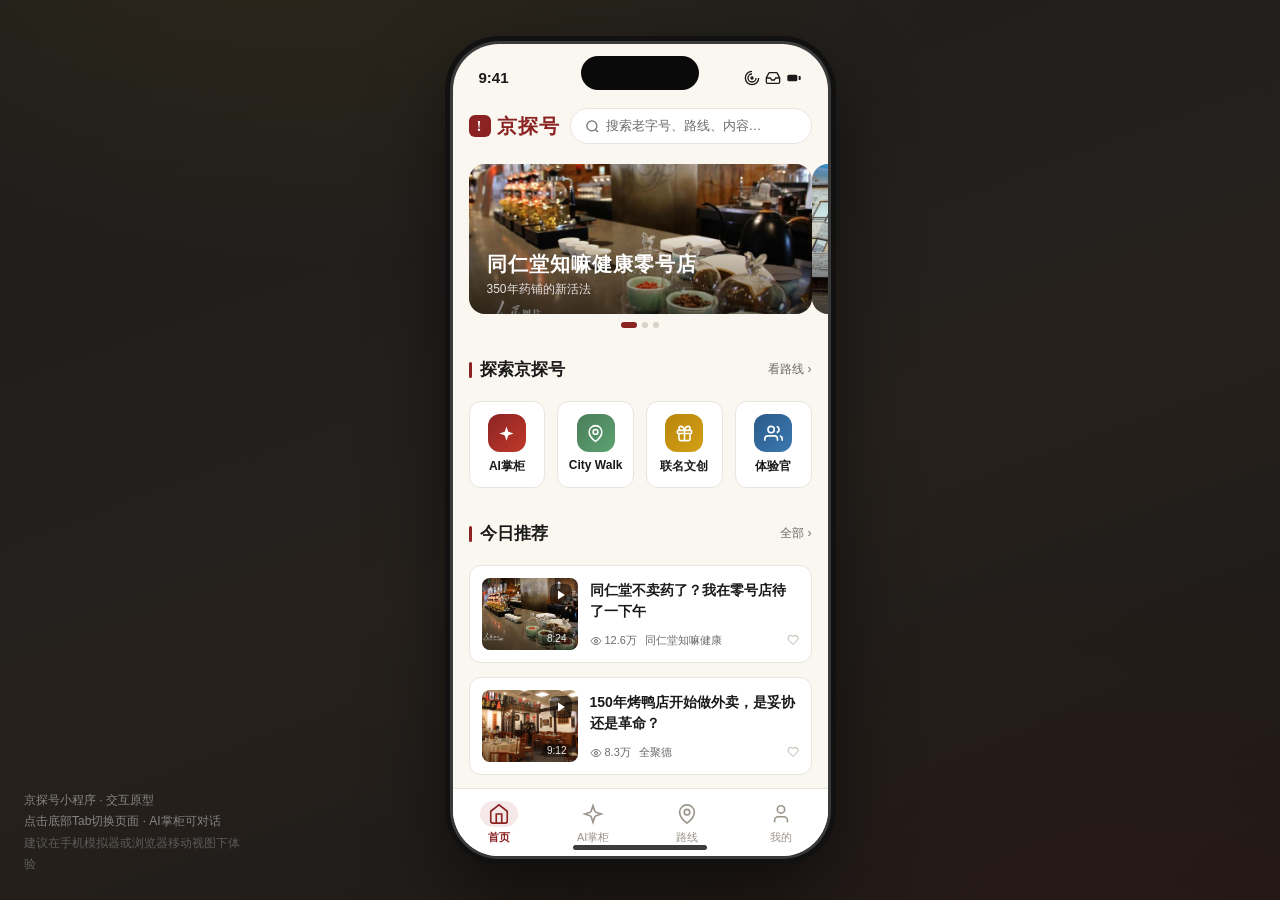
<file: jingtanhao-miniapp 2/index.html>
<!DOCTYPE html>
<html lang="zh-CN">
<head>
<meta charset="UTF-8">
<meta name="viewport" content="width=device-width, initial-scale=1.0">
<title>京探号 · 小程序原型</title>
<link rel="stylesheet" href="styles.css">
</head>
<body>

  <div class="desk-note">
    京探号小程序 · 交互原型<br>
    点击底部Tab切换页面 · AI掌柜可对话<br>
    <span style="opacity:.6">建议在手机模拟器或浏览器移动视图下体验</span>
  </div>

  <div class="phone-frame">

    <!-- 灵动岛 -->
    <div class="notch"></div>

    <!-- 状态栏 -->
    <div class="status-bar">
      <span class="time">9:41</span>
      <div class="status-icons">
        <svg viewBox="0 0 24 24" fill="none" stroke="currentColor" stroke-width="2"><path d="M12 2a10 10 0 1 0 10 10"/><path d="M12 6a6 6 0 1 0 6 6"/><circle cx="12" cy="12" r="1.5" fill="currentColor"/></svg>
        <svg viewBox="0 0 24 24" fill="none" stroke="currentColor" stroke-width="2"><path d="M22 12h-6l-2 3h-4l-2-3H2"/><path d="M5.45 5.11 2 12v6a2 2 0 0 0 2 2h16a2 2 0 0 0 2-2v-6l-3.45-6.89A2 2 0 0 0 16.76 4H7.24a2 2 0 0 0-1.79 1.11z"/></svg>
        <svg viewBox="0 0 24 24" fill="currentColor"><rect x="2" y="7" width="15" height="10" rx="2.5"/><rect x="19" y="9" width="3" height="6" rx="1"/></svg>
      </div>
    </div>

    <!-- 主视图容器 -->
    <main class="app-main" id="appMain">
      <!-- 首页 -->
      <section class="view" id="view-home" data-view="home"></section>
      <!-- AI掌柜 -->
      <section class="view" id="view-ai" data-view="ai"></section>
      <!-- 路线 -->
      <section class="view" id="view-routes" data-view="routes"></section>
      <!-- 我的 -->
      <section class="view" id="view-mine" data-view="mine"></section>
    </main>

    <!-- 详情覆盖层 -->
    <div class="detail-overlay" id="detailOverlay"></div>

    <!-- 搜索覆盖层 -->
    <div class="search-overlay" id="searchOverlay">
      <div class="search-head">
        <div class="search-input">
          <svg viewBox="0 0 24 24" fill="none" stroke="currentColor" stroke-width="2"><circle cx="11" cy="11" r="8"/><path d="m21 21-4.3-4.3"/></svg>
          <input type="text" id="searchInput" placeholder="搜索老字号、内容、路线…" maxlength="30">
        </div>
        <button class="search-cancel" id="searchCancel">取消</button>
      </div>
      <div class="search-body" id="searchBody"></div>
    </div>

    <!-- Toast -->
    <div class="toast" id="toast"></div>

    <!-- 底部 Tab -->
    <nav class="tab-bar" id="tabBar">
      <button class="tab-item" data-tab="home">
        <span class="tab-icon-wrap"><svg viewBox="0 0 24 24" fill="none" stroke="currentColor" stroke-width="1.8"><path d="m3 9 9-7 9 7v11a2 2 0 0 1-2 2H5a2 2 0 0 1-2-2z"/><polyline points="9 22 9 12 15 12 15 22"/></svg></span>
        首页
      </button>
      <button class="tab-item" data-tab="ai">
        <span class="tab-icon-wrap"><svg viewBox="0 0 24 24" fill="none" stroke="currentColor" stroke-width="1.8"><path d="m12 3-1.9 5.8a2 2 0 0 1-1.3 1.3L3 12l5.8 1.9a2 2 0 0 1 1.3 1.3L12 21l1.9-5.8a2 2 0 0 1 1.3-1.3L21 12l-5.8-1.9a2 2 0 0 1-1.3-1.3z"/></svg></span>
        AI掌柜
      </button>
      <button class="tab-item" data-tab="routes">
        <span class="tab-icon-wrap"><svg viewBox="0 0 24 24" fill="none" stroke="currentColor" stroke-width="1.8"><path d="M20 10c0 6-8 12-8 12s-8-6-8-12a8 8 0 0 1 16 0Z"/><circle cx="12" cy="10" r="3"/></svg></span>
        路线
      </button>
      <button class="tab-item" data-tab="mine">
        <span class="tab-icon-wrap"><svg viewBox="0 0 24 24" fill="none" stroke="currentColor" stroke-width="1.8"><path d="M19 21v-2a4 4 0 0 0-4-4H9a4 4 0 0 0-4 4v2"/><circle cx="12" cy="7" r="4"/></svg></span>
        我的
      </button>
    </nav>

    <!-- Home 指示条 -->
    <div class="home-indicator"></div>

  </div>

  <script src="mock.js"></script>
  <script src="api.js"></script>
  <script src="app.js"></script>
</body>
</html>
</file>
<file: jingtanhao-miniapp 2/styles.css>
/* ============================================================
   京探号小程序 · 样式（设计令牌 + 组件规范）
   Design Contract 唯一来源，禁止各处自创颜色/字号
   ============================================================ */

:root {
  --primary: #8B2323;
  --primary-dark: #6B1A1A;
  --primary-light: #F5E8E8;
  --gold: #B8860B;
  --gold-light: #D4A017;
  --bg: #FAF6F0;
  --surface: #FFFFFF;
  --border: #E8E4DE;
  --text: #1A1A1A;
  --text-sub: #6B6B6B;
  --success: #4A7C59;
  --danger: #B3261E;
  --font-display: "Songti SC", "STSong", "SimSun", serif;
  --font-body: "PingFang SC", "Hiragino Sans GB", "Microsoft YaHei", sans-serif;
  --r-sm: 6px; --r-md: 10px; --r-lg: 16px;
  --shadow-sm: 0 1px 3px rgba(26, 26, 26, .06);
  --shadow-md: 0 6px 20px rgba(26, 26, 26, .08);
}

* { margin: 0; padding: 0; box-sizing: border-box; -webkit-tap-highlight-color: transparent; }

html, body { height: 100%; }

body {
  font-family: var(--font-body);
  color: var(--text);
  background:
    radial-gradient(1200px 600px at 20% -10%, rgba(184,134,11,.10), transparent 60%),
    radial-gradient(1000px 700px at 90% 110%, rgba(139,35,35,.12), transparent 60%),
    linear-gradient(160deg, #1c1c1c 0%, #26211d 55%, #1a1715 100%);
  display: flex;
  align-items: center;
  justify-content: center;
  min-height: 100vh;
  padding: 24px;
}

/* ============ 手机框架 ============ */
.phone-frame {
  position: relative;
  width: 375px;
  height: 812px;
  background: var(--bg);
  border-radius: 46px;
  box-shadow:
    0 0 0 3px #3a3a3a,
    0 0 0 8px #111,
    0 30px 80px rgba(0,0,0,.6);
  overflow: hidden;
  display: flex;
  flex-direction: column;
}

/* 灵动岛 */
.notch {
  position: absolute;
  top: 12px;
  left: 50%;
  transform: translateX(-50%);
  width: 118px;
  height: 34px;
  background: #0a0a0a;
  border-radius: 20px;
  z-index: 100;
}

.status-bar {
  height: 50px;
  padding: 0 26px;
  display: flex;
  align-items: flex-end;
  justify-content: space-between;
  padding-bottom: 8px;
  font-size: 13px;
  font-weight: 600;
  color: var(--text);
  flex-shrink: 0;
}
.status-bar .time { font-size: 15px; font-weight: 700; }
.status-icons { display: flex; gap: 5px; align-items: center; }
.status-icons svg { width: 16px; height: 16px; }

/* ============ 主视图容器 ============ */
.app-main {
  flex: 1;
  overflow-y: auto;
  overflow-x: hidden;
  -webkit-overflow-scrolling: touch;
  scrollbar-width: none;
}
.app-main::-webkit-scrollbar { display: none; }

.view { display: none; padding-bottom: 20px; }
.view.active { display: block; animation: viewIn .28s ease; }
@keyframes viewIn {
  from { opacity: 0; transform: translateY(10px); }
  to { opacity: 1; transform: translateY(0); }
}

/* ============ 底部 Tab ============ */
.tab-bar {
  height: 68px;
  background: var(--surface);
  border-top: 1px solid var(--border);
  display: flex;
  flex-shrink: 0;
  padding-bottom: env(safe-area-inset-bottom);
}
.tab-item {
  flex: 1;
  display: flex;
  flex-direction: column;
  align-items: center;
  justify-content: center;
  gap: 3px;
  color: #9a948a;
  cursor: pointer;
  border: none;
  background: none;
  font-family: var(--font-body);
  font-size: 11px;
  transition: color .2s;
}
.tab-item svg { width: 22px; height: 22px; }
.tab-item.active { color: var(--primary); font-weight: 600; }
.tab-item.active .tab-icon-wrap { background: var(--primary-light); }
.tab-icon-wrap {
  width: 38px; height: 26px;
  border-radius: 13px;
  display: flex; align-items: center; justify-content: center;
  transition: background .2s;
}

/* Home 指示条 */
.home-indicator {
  position: absolute;
  bottom: 6px;
  left: 50%;
  transform: translateX(-50%);
  width: 134px;
  height: 5px;
  background: #1a1a1a;
  border-radius: 3px;
  opacity: .85;
  z-index: 50;
}

/* ============ 通用组件 ============ */
.card {
  background: var(--surface);
  border: 1px solid var(--border);
  border-radius: 12px;
  padding: 14px;
  box-shadow: var(--shadow-sm);
}

.btn-primary {
  display: inline-flex;
  align-items: center;
  justify-content: center;
  gap: 6px;
  background: var(--primary);
  color: #fff;
  border: none;
  border-radius: var(--r-md);
  padding: 10px 18px;
  font-size: 14px;
  font-weight: 600;
  font-family: var(--font-body);
  cursor: pointer;
  transition: transform .1s, background .2s, opacity .2s;
}
.btn-primary:active { transform: scale(.96); background: var(--primary-dark); }
.btn-primary:disabled { opacity: .5; }
.btn-ghost {
  display: inline-flex;
  align-items: center;
  justify-content: center;
  gap: 6px;
  background: var(--surface);
  color: var(--primary);
  border: 1px solid var(--primary);
  border-radius: var(--r-md);
  padding: 10px 18px;
  font-size: 14px;
  font-weight: 600;
  font-family: var(--font-body);
  cursor: pointer;
  transition: background .2s;
}
.btn-ghost:active { background: var(--primary-light); }

.tag {
  display: inline-block;
  font-size: 11px;
  padding: 2px 8px;
  border-radius: 999px;
  background: rgba(139,35,35,.08);
  color: var(--primary);
  font-weight: 500;
}
.tag.gold { background: rgba(184,134,11,.12); color: #8a6508; }
.tag.green { background: rgba(74,124,89,.12); color: var(--success); }

.section-title {
  font-family: var(--font-display);
  font-size: 17px;
  font-weight: 700;
  color: var(--text);
  display: flex;
  align-items: center;
  gap: 8px;
  margin: 26px 16px 14px;
}
.section-title::before {
  content: "";
  width: 3px; height: 16px;
  background: var(--primary);
  border-radius: 2px;
}
.section-title .more {
  margin-left: auto;
  font-size: 12px;
  color: var(--text-sub);
  font-family: var(--font-body);
  font-weight: 400;
}

.empty {
  text-align: center;
  padding: 40px 20px;
  color: var(--text-sub);
  font-size: 13px;
}
.empty svg { width: 40px; height: 40px; margin-bottom: 10px; opacity: .4; }

/* ============ 首页 ============ */
.home-head {
  padding: 14px 16px 8px;
  display: flex;
  align-items: center;
  gap: 10px;
}
.logo {
  font-family: var(--font-display);
  font-size: 20px;
  font-weight: 700;
  color: var(--primary);
  letter-spacing: 1px;
  display: flex; align-items: center; gap: 6px;
  flex-shrink: 0;
}
.logo .excl {
  display: inline-flex; align-items: center; justify-content: center;
  width: 22px; height: 22px;
  background: var(--primary);
  color: #fff;
  border-radius: 6px;
  font-size: 15px;
  font-weight: 800;
}
.search-bar {
  flex: 1;
  display: flex;
  align-items: center;
  gap: 6px;
  background: var(--surface);
  border: 1px solid var(--border);
  border-radius: 999px;
  padding: 8px 14px;
  color: var(--text-sub);
  font-size: 13px;
}
.search-bar svg { width: 15px; height: 15px; }

/* banner 轮播 */
.banner-wrap { padding: 12px 16px 4px; overflow: hidden; }
.banner-track { display: flex; transition: transform .4s ease; }
.banner {
  position: relative;
  height: 150px;
  width: 100%;
  flex-shrink: 0;
  border-radius: var(--r-lg);
  overflow: hidden;
  background: linear-gradient(135deg, var(--primary) 0%, #a03a2a 100%);
  background-size: cover;
  background-position: center;
  cursor: pointer;
}
.banner.photo .banner-deco { opacity: 0; }
.banner.photo::after {
  content: "";
  position: absolute; inset: 0;
  background: linear-gradient(to top, rgba(0,0,0,.5) 0%, transparent 60%);
}
.banner::after {
  content: "";
  position: absolute; inset: 0;
  background:
    radial-gradient(300px 120px at 85% 10%, rgba(255,255,255,.18), transparent),
    linear-gradient(135deg, rgba(0,0,0,0) 55%, rgba(0,0,0,.35));
}
.banner .banner-deco {
  position: absolute;
  right: -18px; bottom: -26px;
  font-family: var(--font-display);
  font-size: 92px;
  color: rgba(255,255,255,.14);
  font-weight: 800;
}
.banner .banner-text {
  position: absolute;
  left: 18px; bottom: 16px;
  z-index: 2;
  color: #fff;
}
.banner .banner-text h3 { font-family: var(--font-display); font-size: 20px; font-weight: 700; letter-spacing: 1px; }
.banner .banner-text p { font-size: 12px; opacity: .85; margin-top: 3px; }
.banner-dots {
  display: flex; gap: 5px;
  justify-content: center;
  margin-top: 8px;
}
.banner-dots i {
  width: 6px; height: 6px;
  border-radius: 3px;
  background: #d8d2c8;
  transition: all .3s;
}
.banner-dots i.on { width: 16px; background: var(--primary); }

/* 内容卡片流 */
.content-list { padding: 6px 16px 16px; }
.content-card {
  display: flex;
  gap: 12px;
  background: var(--surface);
  border: 1px solid var(--border);
  border-radius: 12px;
  padding: 12px;
  margin-bottom: 14px;
  cursor: pointer;
  transition: transform .15s;
  animation: cardIn .4s ease both;
}
@keyframes cardIn {
  from { opacity: 0; transform: translateY(8px); }
  to { opacity: 1; transform: translateY(0); }
}
.content-card:active { transform: scale(.985); }
.cc-cover {
  width: 96px; height: 72px;
  border-radius: 8px;
  flex-shrink: 0;
  position: relative;
  overflow: hidden;
  background: linear-gradient(135deg, #8a5a3a, #5a3a28);
  background-size: cover;
  background-position: center;
}
.cc-cover.gold { background: linear-gradient(135deg, #a97c2e, #7a5620); background-size: cover; background-position: center; }
.cc-cover.green { background: linear-gradient(135deg, #4a7c59, #33563e); background-size: cover; background-position: center; }
.cc-cover.photo::after {
  content: "";
  position: absolute; inset: 0;
  background: linear-gradient(to top, rgba(0,0,0,.38), transparent 55%);
}
.cc-cover.photo .cc-char { opacity: 0; }
.cc-cover .cc-char {
  position: absolute; inset: 0;
  display: flex; align-items: center; justify-content: center;
  font-family: var(--font-display);
  font-size: 26px;
  color: rgba(255,255,255,.85);
  font-weight: 700;
}
.cc-cover .cc-type {
  position: absolute;
  right: 6px; top: 6px;
  width: 22px; height: 22px;
  border-radius: 6px;
  background: rgba(0,0,0,.5);
  display: flex; align-items: center; justify-content: center;
  color: #fff;
  z-index: 2;
}
.cc-cover .cc-type svg { width: 12px; height: 12px; }
.cc-cover .cc-dur {
  position: absolute;
  right: 6px; bottom: 5px;
  font-size: 10px;
  color: rgba(255,255,255,.9);
  background: rgba(0,0,0,.4);
  padding: 1px 5px;
  border-radius: 4px;
  z-index: 2;
}
.cc-body { flex: 1; min-width: 0; display: flex; flex-direction: column; justify-content: space-between; padding: 2px 0; }
.cc-body h4 {
  font-size: 14px;
  font-weight: 600;
  line-height: 1.5;
  display: -webkit-box;
  -webkit-line-clamp: 2;
  -webkit-box-orient: vertical;
  overflow: hidden;
}
.cc-meta {
  display: flex; align-items: center; gap: 8px;
  font-size: 11px;
  color: var(--text-sub);
}
.cc-meta .plays { display: flex; align-items: center; gap: 3px; }
.cc-meta svg { width: 12px; height: 12px; }

/* 快捷入口 */
.quick-row {
  display: flex;
  gap: 12px;
  padding: 6px 16px 8px;
}
.quick-item {
  flex: 1;
  background: var(--surface);
  border: 1px solid var(--border);
  border-radius: 12px;
  padding: 12px 8px;
  text-align: center;
  cursor: pointer;
  transition: transform .15s;
}
.quick-item:active { transform: scale(.95); }
.quick-item .qi-icon {
  width: 38px; height: 38px;
  margin: 0 auto 6px;
  border-radius: 12px;
  display: flex; align-items: center; justify-content: center;
  color: #fff;
}
.quick-item .qi-icon svg { width: 19px; height: 19px; }
.quick-item p { font-size: 12px; font-weight: 600; }

/* ============ AI 掌柜页 ============ */
.ai-head {
  padding: 10px 16px 0;
}
.ai-title {
  font-family: var(--font-display);
  font-size: 19px;
  font-weight: 700;
  margin-bottom: 10px;
  display: flex; align-items: center; gap: 8px;
}
.ai-title .spark { color: var(--gold); display: inline-flex; }
.ai-title .spark svg { width: 18px; height: 18px; }

.agent-scroll {
  display: flex;
  gap: 10px;
  overflow-x: auto;
  padding: 4px 16px 10px;
  scrollbar-width: none;
}
.agent-scroll::-webkit-scrollbar { display: none; }
.agent-chip {
  flex-shrink: 0;
  display: flex; align-items: center; gap: 8px;
  background: var(--surface);
  border: 1.5px solid var(--border);
  border-radius: 999px;
  padding: 6px 14px 6px 6px;
  cursor: pointer;
  transition: all .2s;
}
.agent-chip .avatar {
  width: 30px; height: 30px;
  border-radius: 50%;
  display: flex; align-items: center; justify-content: center;
  color: #fff;
  font-family: var(--font-display);
  font-size: 14px;
  font-weight: 700;
}
.agent-chip span { font-size: 13px; font-weight: 600; white-space: nowrap; }
.agent-chip.active {
  border-color: var(--primary);
  background: var(--primary-light);
}

.chat-wrap {
  padding: 10px 16px 4px;
  display: flex;
  flex-direction: column;
  gap: 14px;
}
.msg { display: flex; gap: 8px; animation: msgIn .3s ease; }
@keyframes msgIn {
  from { opacity: 0; transform: translateY(6px); }
  to { opacity: 1; transform: translateY(0); }
}
.msg .avatar {
  width: 30px; height: 30px;
  border-radius: 50%;
  flex-shrink: 0;
  display: flex; align-items: center; justify-content: center;
  color: #fff;
  font-family: var(--font-display);
  font-size: 13px;
  font-weight: 700;
  margin-top: 2px;
}
.msg .bubble {
  max-width: 78%;
  background: var(--surface);
  border: 1px solid var(--border);
  border-radius: 14px;
  border-top-left-radius: 4px;
  padding: 10px 14px;
  font-size: 14px;
  line-height: 1.7;
}
.msg.user { flex-direction: row-reverse; }
.msg.user .bubble {
  background: var(--primary);
  color: #fff;
  border: none;
  border-radius: 14px;
  border-top-right-radius: 4px;
}
.msg.typing .bubble {
  display: flex; gap: 4px; align-items: center;
  min-width: 44px;
}
.msg.typing i {
  width: 6px; height: 6px;
  border-radius: 50%;
  background: #c9c2b8;
  animation: blink 1s infinite;
}
.msg.typing i:nth-child(2) { animation-delay: .2s; }
.msg.typing i:nth-child(3) { animation-delay: .4s; }
@keyframes blink { 0%,80%,100% { opacity: .3; } 40% { opacity: 1; } }

.quick-prompts {
  display: flex;
  gap: 8px;
  flex-wrap: wrap;
  padding: 10px 16px 4px;
}
.quick-prompts .prompt {
  font-size: 12px;
  color: var(--primary);
  background: var(--surface);
  border: 1px solid rgba(139,35,35,.3);
  border-radius: 999px;
  padding: 6px 12px;
  cursor: pointer;
  transition: background .2s;
}
.quick-prompts .prompt:active { background: var(--primary-light); }

.chat-input-row {
  display: flex;
  gap: 8px;
  padding: 10px 16px 6px;
  align-items: flex-end;
}
.chat-input-row input {
  flex: 1;
  background: var(--surface);
  border: 1px solid var(--border);
  border-radius: 999px;
  padding: 11px 16px;
  font-size: 14px;
  font-family: var(--font-body);
  outline: none;
  transition: border-color .2s;
}
.chat-input-row input:focus { border-color: var(--primary); }
.chat-send {
  width: 42px; height: 42px;
  border-radius: 50%;
  background: var(--primary);
  border: none;
  color: #fff;
  display: flex; align-items: center; justify-content: center;
  cursor: pointer;
  flex-shrink: 0;
  transition: transform .1s, background .2s;
}
.chat-send:active { transform: scale(.92); background: var(--primary-dark); }
.chat-send:disabled { opacity: .5; }
.chat-send svg { width: 19px; height: 19px; }

/* ============ 路线页 ============ */
.route-list { padding: 6px 16px 16px; }
.route-card {
  background: var(--surface);
  border: 1px solid var(--border);
  border-radius: 14px;
  overflow: hidden;
  margin-bottom: 16px;
  cursor: pointer;
  transition: transform .15s;
  animation: cardIn .4s ease both;
}
.route-card:active { transform: scale(.985); }
.route-cover {
  height: 96px;
  position: relative;
  background: linear-gradient(135deg, #8a5a3a, #5a3a28);
  background-size: cover;
  background-position: center;
}
.route-cover.gold { background: linear-gradient(135deg, #a97c2e, #7a5620); background-size: cover; background-position: center; }
.route-cover.green { background: linear-gradient(135deg, #4a7c59, #33563e); background-size: cover; background-position: center; }
.route-cover.photo::after {
  content: "";
  position: absolute; inset: 0;
  background: linear-gradient(to top, rgba(0,0,0,.4), transparent 50%);
}
.route-cover.photo .rc-char { opacity: 0; }
.route-cover .rc-char {
  position: absolute; inset: 0;
  display: flex; align-items: center; justify-content: center;
  font-family: var(--font-display);
  font-size: 34px;
  color: rgba(255,255,255,.8);
  font-weight: 700;
}
.route-cover .rc-tag {
  position: absolute;
  left: 10px; top: 10px;
  background: rgba(0,0,0,.5);
  color: #fff;
  font-size: 11px;
  padding: 3px 9px;
  border-radius: 999px;
  z-index: 2;
}
.route-cover .rc-dur {
  position: absolute;
  right: 10px; bottom: 10px;
  background: rgba(0,0,0,.5);
  color: #fff;
  font-size: 11px;
  padding: 3px 9px;
  border-radius: 999px;
  display: flex; align-items: center; gap: 4px;
  z-index: 2;
}
.route-cover .rc-dur svg { width: 11px; height: 11px; }
.route-body { padding: 12px 14px; }
.route-body h4 { font-size: 15px; font-weight: 700; margin-bottom: 6px; }
.route-stats {
  display: flex; align-items: center; gap: 10px;
  font-size: 12px;
  color: var(--text-sub);
  margin-bottom: 8px;
}
.route-stats .rating { color: var(--gold); font-weight: 700; display: flex; align-items: center; gap: 3px; }
.route-stats .rating svg { width: 13px; height: 13px; }
.route-price-row {
  display: flex; align-items: center; justify-content: space-between;
}
.route-price { color: var(--primary); font-weight: 800; font-size: 16px; }
.route-price small { font-size: 12px; font-weight: 500; }
.route-join {
  font-size: 12px;
  background: var(--primary);
  color: #fff;
  border: none;
  border-radius: 999px;
  padding: 6px 16px;
  font-weight: 600;
  cursor: pointer;
  font-family: var(--font-body);
}
.route-join:active { background: var(--primary-dark); }
.route-join:disabled { opacity: .5; }

/* ============ 详情覆盖层 ============ */
.detail-overlay {
  position: absolute;
  inset: 0;
  background: var(--bg);
  z-index: 80;
  display: none;
  flex-direction: column;
  animation: detailIn .3s ease;
}
.detail-overlay.open { display: flex; }
@keyframes detailIn {
  from { transform: translateX(100%); }
  to { transform: translateX(0); }
}
.detail-hero {
  height: 190px;
  position: relative;
  background: linear-gradient(135deg, var(--primary), #a03a2a);
  background-size: cover;
  background-position: center;
  flex-shrink: 0;
}
.detail-hero.gold { background: linear-gradient(135deg, #a97c2e, #7a5620); background-size: cover; background-position: center; }
.detail-hero.green { background: linear-gradient(135deg, #4a7c59, #33563e); background-size: cover; background-position: center; }
.detail-hero.photo::after {
  content: "";
  position: absolute; inset: 0;
  background: linear-gradient(to bottom, rgba(0,0,0,.25), transparent 40%, rgba(0,0,0,.15));
}
.detail-hero.photo .dh-char { opacity: 0; }
.detail-hero .dh-char {
  position: absolute; inset: 0;
  display: flex; align-items: center; justify-content: center;
  font-family: var(--font-display);
  font-size: 64px;
  color: rgba(255,255,255,.75);
  font-weight: 800;
}
.detail-back {
  position: absolute;
  left: 16px; top: 14px;
  width: 34px; height: 34px;
  border-radius: 50%;
  background: rgba(0,0,0,.4);
  color: #fff;
  border: none;
  display: flex; align-items: center; justify-content: center;
  cursor: pointer;
  z-index: 5;
}
.detail-back svg { width: 18px; height: 18px; }
.detail-body { padding: 18px 18px 40px; overflow-y: auto; }
.detail-body h2 { font-family: var(--font-display); font-size: 22px; font-weight: 700; margin-bottom: 6px; }
.detail-desc { font-size: 14px; color: var(--text-sub); line-height: 1.8; margin: 10px 0 16px; }
.detail-spots { display: flex; flex-direction: column; gap: 10px; }
.detail-spot {
  display: flex; gap: 10px; align-items: flex-start;
  background: var(--surface);
  border: 1px solid var(--border);
  border-radius: 10px;
  padding: 12px;
  font-size: 13px;
}
.detail-spot .ds-num {
  width: 22px; height: 22px;
  border-radius: 50%;
  background: var(--primary-light);
  color: var(--primary);
  display: flex; align-items: center; justify-content: center;
  font-size: 12px;
  font-weight: 700;
  flex-shrink: 0;
}
.detail-cta {
  position: absolute;
  left: 0; right: 0; bottom: 0;
  background: var(--surface);
  border-top: 1px solid var(--border);
  padding: 12px 18px calc(12px + env(safe-area-inset-bottom));
  display: flex; align-items: center; gap: 12px;
}
.detail-cta .dc-info { flex: 1; }
.detail-cta .dc-info .price { color: var(--primary); font-weight: 800; font-size: 18px; }
.detail-cta .dc-info .sub { font-size: 11px; color: var(--text-sub); }

/* ============ 我的页 ============ */
.mine-head {
  margin: 12px 16px;
  background: linear-gradient(135deg, var(--primary) 0%, #9c3225 100%);
  border-radius: 16px;
  padding: 20px;
  color: #fff;
  display: flex;
  align-items: center;
  gap: 14px;
  box-shadow: var(--shadow-md);
}
.mine-avatar {
  width: 56px; height: 56px;
  border-radius: 50%;
  background: rgba(255,255,255,.18);
  border: 2px solid rgba(255,255,255,.6);
  display: flex; align-items: center; justify-content: center;
  font-family: var(--font-display);
  font-size: 24px;
  font-weight: 700;
  flex-shrink: 0;
}
.mine-info h3 { font-size: 17px; font-weight: 700; }
.mine-info .level { font-size: 12px; opacity: .85; margin: 4px 0 8px; }
.level-bar {
  width: 140px; height: 6px;
  background: rgba(255,255,255,.25);
  border-radius: 3px;
  overflow: hidden;
}
.level-bar i {
  display: block; height: 100%;
  background: linear-gradient(90deg, var(--gold-light), #ffe08a);
  border-radius: 3px;
  transition: width .6s ease;
}
.mine-points {
  margin-left: auto;
  text-align: center;
  flex-shrink: 0;
}
.mine-points .num { font-family: var(--font-display); font-size: 22px; font-weight: 800; }
.mine-points .lbl { font-size: 11px; opacity: .85; }

.mine-grid {
  display: grid;
  grid-template-columns: 1fr 1fr 1fr 1fr;
  gap: 10px;
  padding: 4px 16px 14px;
}
.mine-grid .mg-item {
  background: var(--surface);
  border: 1px solid var(--border);
  border-radius: 12px;
  padding: 12px 4px;
  text-align: center;
  cursor: pointer;
}
.mine-grid .mg-item:active { background: var(--primary-light); }
.mine-grid .mg-item svg { width: 20px; height: 20px; color: var(--primary); margin-bottom: 5px; }
.mine-grid .mg-item p { font-size: 11px; color: var(--text-sub); }

.mine-list {
  padding: 0 16px;
}
.mine-list .ml-item {
  display: flex;
  align-items: center;
  gap: 12px;
  background: var(--surface);
  border: 1px solid var(--border);
  border-radius: 12px;
  padding: 14px;
  margin-bottom: 10px;
  cursor: pointer;
}
.mine-list .ml-item:active { background: var(--primary-light); }
.mine-list .ml-item svg { width: 18px; height: 18px; color: var(--primary); }
.mine-list .ml-item .ml-label { flex: 1; font-size: 14px; font-weight: 500; }
.mine-list .ml-item .ml-sub { font-size: 12px; color: var(--text-sub); }
.mine-list .ml-item .chev { color: #c9c2b8; }
.mine-list .ml-item .chev svg { width: 16px; height: 16px; color: #c9c2b8; }

/* toast */
.toast {
  position: absolute;
  left: 50%;
  top: 45%;
  transform: translate(-50%, -50%);
  background: rgba(26,26,26,.88);
  color: #fff;
  font-size: 13px;
  padding: 10px 20px;
  border-radius: 10px;
  z-index: 200;
  opacity: 0;
  pointer-events: none;
  transition: opacity .3s;
  white-space: nowrap;
}
.toast.show { opacity: 1; }

/* ============ 内容详情覆盖层 ============ */
.content-detail { display: flex; flex-direction: column; height: 100%; }
.cd-player {
  height: 210px;
  flex-shrink: 0;
  position: relative;
  background-size: cover;
  background-position: center;
  display: flex;
  align-items: center;
  justify-content: center;
}
.cd-player::after {
  content: ""; position: absolute; inset: 0;
  background: rgba(0,0,0,.35);
}
.cd-play {
  width: 62px; height: 62px;
  border-radius: 50%;
  background: rgba(255,255,255,.25);
  border: 2px solid rgba(255,255,255,.7);
  backdrop-filter: blur(4px);
  display: flex; align-items: center; justify-content: center;
  color: #fff;
  z-index: 2;
  cursor: pointer;
  transition: transform .15s;
}
.cd-play:active { transform: scale(.92); }
.cd-play svg { width: 26px; height: 26px; margin-left: 3px; }
.cd-back {
  position: absolute;
  left: 14px; top: 14px;
  width: 34px; height: 34px;
  border-radius: 50%;
  background: rgba(0,0,0,.4);
  color: #fff;
  border: none;
  display: flex; align-items: center; justify-content: center;
  cursor: pointer;
  z-index: 5;
}
.cd-back svg { width: 18px; height: 18px; }
.cd-progress {
  position: absolute;
  left: 0; right: 0; bottom: 0;
  height: 4px;
  background: rgba(255,255,255,.3);
  z-index: 2;
}
.cd-progress i {
  display: block; height: 100%;
  width: 30%;
  background: var(--gold-light);
}
.cd-body { flex: 1; overflow-y: auto; padding: 18px; }
.cd-title { font-family: var(--font-display); font-size: 20px; font-weight: 700; line-height: 1.5; margin-bottom: 8px; }
.cd-meta { display: flex; align-items: center; gap: 10px; font-size: 12px; color: var(--text-sub); margin-bottom: 14px; flex-wrap: wrap; }
.cd-desc { font-size: 14px; color: #444; line-height: 1.9; margin-bottom: 20px; }
.cd-rec { margin-top: 6px; }
.cd-rec-item {
  display: flex; gap: 10px;
  background: var(--surface);
  border: 1px solid var(--border);
  border-radius: 10px;
  padding: 8px;
  margin-bottom: 8px;
  cursor: pointer;
}
.cd-rec-item:active { background: var(--primary-light); }
.cd-rec-cover {
  width: 64px; height: 48px;
  border-radius: 6px;
  flex-shrink: 0;
  background-size: cover; background-position: center;
}
.cd-rec-body { flex: 1; min-width: 0; display: flex; flex-direction: column; justify-content: center; gap: 4px; }
.cd-rec-body h5 { font-size: 12.5px; font-weight: 600; line-height: 1.4; display: -webkit-box; -webkit-line-clamp: 2; -webkit-box-orient: vertical; overflow: hidden; }
.cd-rec-body span { font-size: 11px; color: var(--text-sub); }
.cd-cta {
  flex-shrink: 0;
  display: flex; gap: 10px;
  padding: 12px 18px calc(12px + env(safe-area-inset-bottom));
  background: var(--surface);
  border-top: 1px solid var(--border);
}
.cd-cta .btn-primary { flex: 1; }

/* ============ 搜索覆盖层 ============ */
.search-overlay {
  position: absolute; inset: 0;
  background: var(--bg);
  z-index: 85;
  display: none;
  flex-direction: column;
  animation: detailIn .25s ease;
}
.search-overlay.open { display: flex; }
.search-head {
  display: flex; align-items: center; gap: 10px;
  padding: 12px 16px;
  background: var(--surface);
  border-bottom: 1px solid var(--border);
}
.search-head .search-input {
  flex: 1;
  display: flex; align-items: center; gap: 8px;
  background: var(--bg);
  border: 1px solid var(--border);
  border-radius: 999px;
  padding: 9px 14px;
}
.search-head .search-input svg { width: 15px; height: 15px; color: var(--text-sub); }
.search-head input {
  flex: 1;
  border: none;
  background: none;
  outline: none;
  font-size: 14px;
  font-family: var(--font-body);
  color: var(--text);
}
.search-cancel { font-size: 13px; color: var(--primary); font-weight: 600; cursor: pointer; border: none; background: none; font-family: var(--font-body); }
.search-body { flex: 1; overflow-y: auto; padding: 14px 16px; }
.search-group-title {
  font-family: var(--font-display);
  font-size: 15px; font-weight: 700;
  margin: 10px 0 10px;
  display: flex; align-items: center; gap: 8px;
}
.search-group-title::before { content: ""; width: 3px; height: 14px; background: var(--primary); border-radius: 2px; }
.search-item {
  display: flex; align-items: center; gap: 10px;
  background: var(--surface);
  border: 1px solid var(--border);
  border-radius: 10px;
  padding: 8px 10px;
  margin-bottom: 8px;
  cursor: pointer;
}
.search-item:active { background: var(--primary-light); }
.search-item .si-cover {
  width: 46px; height: 46px;
  border-radius: 8px;
  flex-shrink: 0;
  background-size: cover; background-position: center;
  display: flex; align-items: center; justify-content: center;
  font-family: var(--font-display);
  font-size: 18px;
  color: rgba(255,255,255,.8);
  font-weight: 700;
}
.search-item .si-info { flex: 1; min-width: 0; }
.search-item .si-info h5 { font-size: 13.5px; font-weight: 600; margin-bottom: 3px; white-space: nowrap; overflow: hidden; text-overflow: ellipsis; }
.search-item .si-info p { font-size: 11.5px; color: var(--text-sub); }
.search-item .si-tag {
  font-size: 10px;
  padding: 2px 7px;
  border-radius: 999px;
  background: rgba(139,35,35,.08);
  color: var(--primary);
  flex-shrink: 0;
}
.search-hot {
  display: flex; gap: 8px; flex-wrap: wrap;
  margin-top: 6px;
}
.search-hot .hot {
  font-size: 12px;
  background: var(--surface);
  border: 1px solid var(--border);
  border-radius: 999px;
  padding: 6px 12px;
  color: var(--text);
  cursor: pointer;
}
.search-hot .hot:active { background: var(--primary-light); }

/* ============ AI 页增强 ============ */
.ai-abilities {
  display: flex; gap: 8px;
  padding: 2px 16px 10px;
  overflow-x: auto;
  scrollbar-width: none;
}
.ai-abilities::-webkit-scrollbar { display: none; }
.ai-ability {
  flex-shrink: 0;
  display: flex; align-items: center; gap: 5px;
  font-size: 11px;
  color: var(--text-sub);
  background: var(--surface);
  border: 1px solid var(--border);
  border-radius: 999px;
  padding: 5px 11px;
  cursor: pointer;
}
.ai-ability svg { width: 13px; height: 13px; color: var(--gold); }
.ai-ability:active { background: var(--primary-light); }
.chat-voice {
  width: 42px; height: 42px;
  border-radius: 50%;
  background: var(--surface);
  border: 1px solid var(--border);
  color: var(--text-sub);
  display: flex; align-items: center; justify-content: center;
  cursor: pointer;
  flex-shrink: 0;
}
.chat-voice:active { background: var(--primary-light); }
.chat-voice svg { width: 19px; height: 19px; }

/* 头像用真实图 */
.agent-chip .avatar.photo { background-size: cover; background-position: center; }
.msg .avatar.photo { background-size: cover; background-position: center; }

/* ============ 路线详情增强 ============ */
.review-card {
  background: var(--surface);
  border: 1px solid var(--border);
  border-radius: 12px;
  padding: 14px;
  margin-bottom: 10px;
}
.review-head { display: flex; align-items: center; gap: 10px; margin-bottom: 8px; }
.review-avatar {
  width: 32px; height: 32px;
  border-radius: 50%;
  background: var(--primary-light);
  color: var(--primary);
  display: flex; align-items: center; justify-content: center;
  font-family: var(--font-display);
  font-size: 14px;
  font-weight: 700;
  flex-shrink: 0;
}
.review-head .rn { flex: 1; font-size: 13px; font-weight: 600; }
.review-stars { display: flex; gap: 1px; }
.review-stars svg { width: 12px; height: 12px; color: var(--gold); }
.review-stars svg.off { color: #ddd; }
.review-text { font-size: 13px; color: #555; line-height: 1.7; }

.rec-route-row { display: flex; gap: 10px; overflow-x: auto; padding-bottom: 4px; scrollbar-width: none; }
.rec-route-row::-webkit-scrollbar { display: none; }
.rec-route {
  flex-shrink: 0;
  width: 150px;
  background: var(--surface);
  border: 1px solid var(--border);
  border-radius: 12px;
  overflow: hidden;
  cursor: pointer;
}
.rec-route:active { background: var(--primary-light); }
.rec-route .rr-cover { height: 76px; background-size: cover; background-position: center; }
.rec-route .rr-body { padding: 8px 10px; }
.rec-route .rr-body h6 { font-size: 12px; font-weight: 600; line-height: 1.4; margin-bottom: 4px; display: -webkit-box; -webkit-line-clamp: 2; -webkit-box-orient: vertical; overflow: hidden; }
.rec-route .rr-body span { font-size: 11px; color: var(--primary); font-weight: 700; }

/* ============ 我的页增强：缩略图 ============ */
.mine-list .ml-cover {
  width: 40px; height: 40px;
  border-radius: 8px;
  background-size: cover; background-position: center;
  flex-shrink: 0;
  display: flex; align-items: center; justify-content: center;
  font-family: var(--font-display);
  font-size: 16px;
  color: rgba(255,255,255,.85);
  font-weight: 700;
}

/* ============ 通用子页面覆盖层（商城/订单/社群/商务） ============ */
.simple-page { display: flex; flex-direction: column; height: 100%; }
.page-head {
  flex-shrink: 0;
  display: flex; align-items: center; gap: 12px;
  padding: 14px 16px;
  background: var(--surface);
  border-bottom: 1px solid var(--border);
  position: relative;
}
.page-head .ph-back {
  width: 32px; height: 32px;
  border-radius: 50%;
  background: var(--bg);
  border: 1px solid var(--border);
  color: var(--text);
  display: flex; align-items: center; justify-content: center;
  cursor: pointer;
  flex-shrink: 0;
}
.page-head .ph-back:active { background: var(--primary-light); }
.page-head .ph-back svg { width: 17px; height: 17px; }
.page-head h3 {
  font-family: var(--font-display);
  font-size: 17px; font-weight: 700;
}
.page-head .ph-sub { margin-left: auto; font-size: 11px; color: var(--text-sub); }
.page-body { flex: 1; overflow-y: auto; padding: 14px 16px; }

/* 商城 */
.mall-grid { display: grid; grid-template-columns: 1fr 1fr; gap: 10px; }
.mall-item {
  background: var(--surface);
  border: 1px solid var(--border);
  border-radius: 12px;
  overflow: hidden;
  cursor: pointer;
  animation: cardIn .4s ease both;
}
.mall-item:active { background: var(--primary-light); }
.mall-cover {
  height: 92px;
  background-size: cover; background-position: center;
  position: relative;
}
.mall-cover .m-tag {
  position: absolute; left: 8px; top: 8px;
  font-size: 10px;
  background: var(--primary);
  color: #fff;
  padding: 2px 7px;
  border-radius: 999px;
}
.mall-cover .m-tag.gold { background: var(--gold); }
.mall-body { padding: 9px 10px; }
.mall-body h5 { font-size: 12.5px; font-weight: 600; line-height: 1.45; height: 36px; display: -webkit-box; -webkit-line-clamp: 2; -webkit-box-orient: vertical; overflow: hidden; margin-bottom: 6px; }
.mall-body .m-price { font-size: 15px; color: var(--primary); font-weight: 800; }
.mall-body .m-price small { font-size: 10px; font-weight: 500; color: var(--text-sub); }
.mall-body .m-sales { float: right; font-size: 10px; color: var(--text-sub); }

/* 产品详情 */
.pd-hero {
  height: 170px;
  background-size: cover; background-position: center;
  position: relative;
  flex-shrink: 0;
}
.pd-hero::after { content: ""; position: absolute; inset: 0; background: linear-gradient(to top, rgba(0,0,0,.35), transparent 60%); }
.pd-body { padding: 16px 18px; }
.pd-body h2 { font-family: var(--font-display); font-size: 19px; font-weight: 700; line-height: 1.5; margin-bottom: 8px; }
.pd-price { color: var(--primary); font-weight: 800; font-size: 22px; margin-bottom: 12px; }
.pd-price small { font-size: 12px; font-weight: 500; color: var(--text-sub); }
.pd-desc { font-size: 14px; color: #555; line-height: 1.9; margin-bottom: 16px; }
.pd-cta {
  flex-shrink: 0;
  display: flex; gap: 10px;
  padding: 12px 18px calc(12px + env(safe-area-inset-bottom));
  background: var(--surface);
  border-top: 1px solid var(--border);
}
.pd-cta .btn-primary { flex: 1; }

/* 订单 */
.order-card {
  background: var(--surface);
  border: 1px solid var(--border);
  border-radius: 12px;
  padding: 14px;
  margin-bottom: 10px;
  display: flex; gap: 12px;
  align-items: center;
}
.order-cover {
  width: 52px; height: 52px;
  border-radius: 8px;
  background-size: cover; background-position: center;
  flex-shrink: 0;
}
.order-info { flex: 1; min-width: 0; }
.order-info h5 { font-size: 13.5px; font-weight: 600; margin-bottom: 4px; white-space: nowrap; overflow: hidden; text-overflow: ellipsis; }
.order-info p { font-size: 11.5px; color: var(--text-sub); }
.order-status {
  font-size: 11px;
  color: var(--success);
  background: rgba(74,124,89,.12);
  padding: 3px 9px;
  border-radius: 999px;
  flex-shrink: 0;
  font-weight: 600;
}

/* 社群 */
.community-card {
  background: linear-gradient(135deg, var(--primary) 0%, #9c3225 100%);
  border-radius: 16px;
  padding: 22px;
  color: #fff;
  margin-bottom: 16px;
}
.community-card h3 { font-family: var(--font-display); font-size: 20px; font-weight: 700; margin-bottom: 6px; }
.community-card .cm-members { font-size: 12px; opacity: .85; margin-bottom: 12px; }
.community-card .cm-desc { font-size: 13px; line-height: 1.8; opacity: .92; }
.perk-grid { display: grid; grid-template-columns: 1fr 1fr; gap: 10px; margin-bottom: 16px; }
.perk-item {
  background: var(--surface);
  border: 1px solid var(--border);
  border-radius: 10px;
  padding: 12px;
  text-align: center;
  font-size: 12.5px;
  color: var(--text);
  font-weight: 600;
}
.perk-item svg { width: 20px; height: 20px; color: var(--primary); margin-bottom: 6px; }
.qr-placeholder {
  height: 120px;
  border-radius: 12px;
  background: repeating-conic-gradient(#f0eae0 0% 25%, #fff 0% 50%) 50% / 18px 18px;
  border: 1px solid var(--border);
  display: flex; align-items: center; justify-content: center;
  margin-bottom: 12px;
  position: relative;
  overflow: hidden;
}
.qr-placeholder .qr-mid {
  width: 44px; height: 44px;
  background: var(--primary);
  border-radius: 8px;
  display: flex; align-items: center; justify-content: center;
  color: #fff;
  font-family: var(--font-display);
  font-weight: 700;
  font-size: 16px;
}
.qr-note { text-align: center; font-size: 12px; color: var(--text-sub); margin-bottom: 16px; }

/* 商务合作 */
.biz-hero {
  background: linear-gradient(135deg, #B8860B 0%, #8a6508 100%);
  border-radius: 16px;
  padding: 24px 22px;
  color: #fff;
  margin-bottom: 16px;
}
.biz-hero h3 { font-family: var(--font-display); font-size: 22px; font-weight: 700; margin-bottom: 4px; }
.biz-hero .biz-price { font-size: 17px; font-weight: 800; margin-bottom: 10px; opacity: .95; }
.biz-hero p { font-size: 13px; line-height: 1.8; opacity: .92; }
.biz-flow { display: flex; flex-direction: column; gap: 8px; margin: 12px 0 16px; }
.biz-step {
  display: flex; align-items: center; gap: 10px;
  background: var(--surface);
  border: 1px solid var(--border);
  border-radius: 10px;
  padding: 11px 14px;
  font-size: 13px;
}
.biz-step .bs-num {
  width: 24px; height: 24px;
  border-radius: 50%;
  background: var(--primary-light);
  color: var(--primary);
  display: flex; align-items: center; justify-content: center;
  font-size: 12px;
  font-weight: 700;
  flex-shrink: 0;
}
.biz-contact {
  background: #FFFBF0;
  border: 1px dashed var(--gold);
  border-radius: 10px;
  padding: 13px 16px;
  font-size: 13px;
  color: #8a6508;
  text-align: center;
  margin-top: 8px;
}

/* 桌面端侧说明 */
.desk-note {
  position: fixed;
  left: 24px;
  bottom: 24px;
  color: rgba(255,255,255,.45);
  font-size: 12px;
  max-width: 220px;
  line-height: 1.8;
  display: none;
}
@media (min-width: 900px) { .desk-note { display: block; } }
</file>
